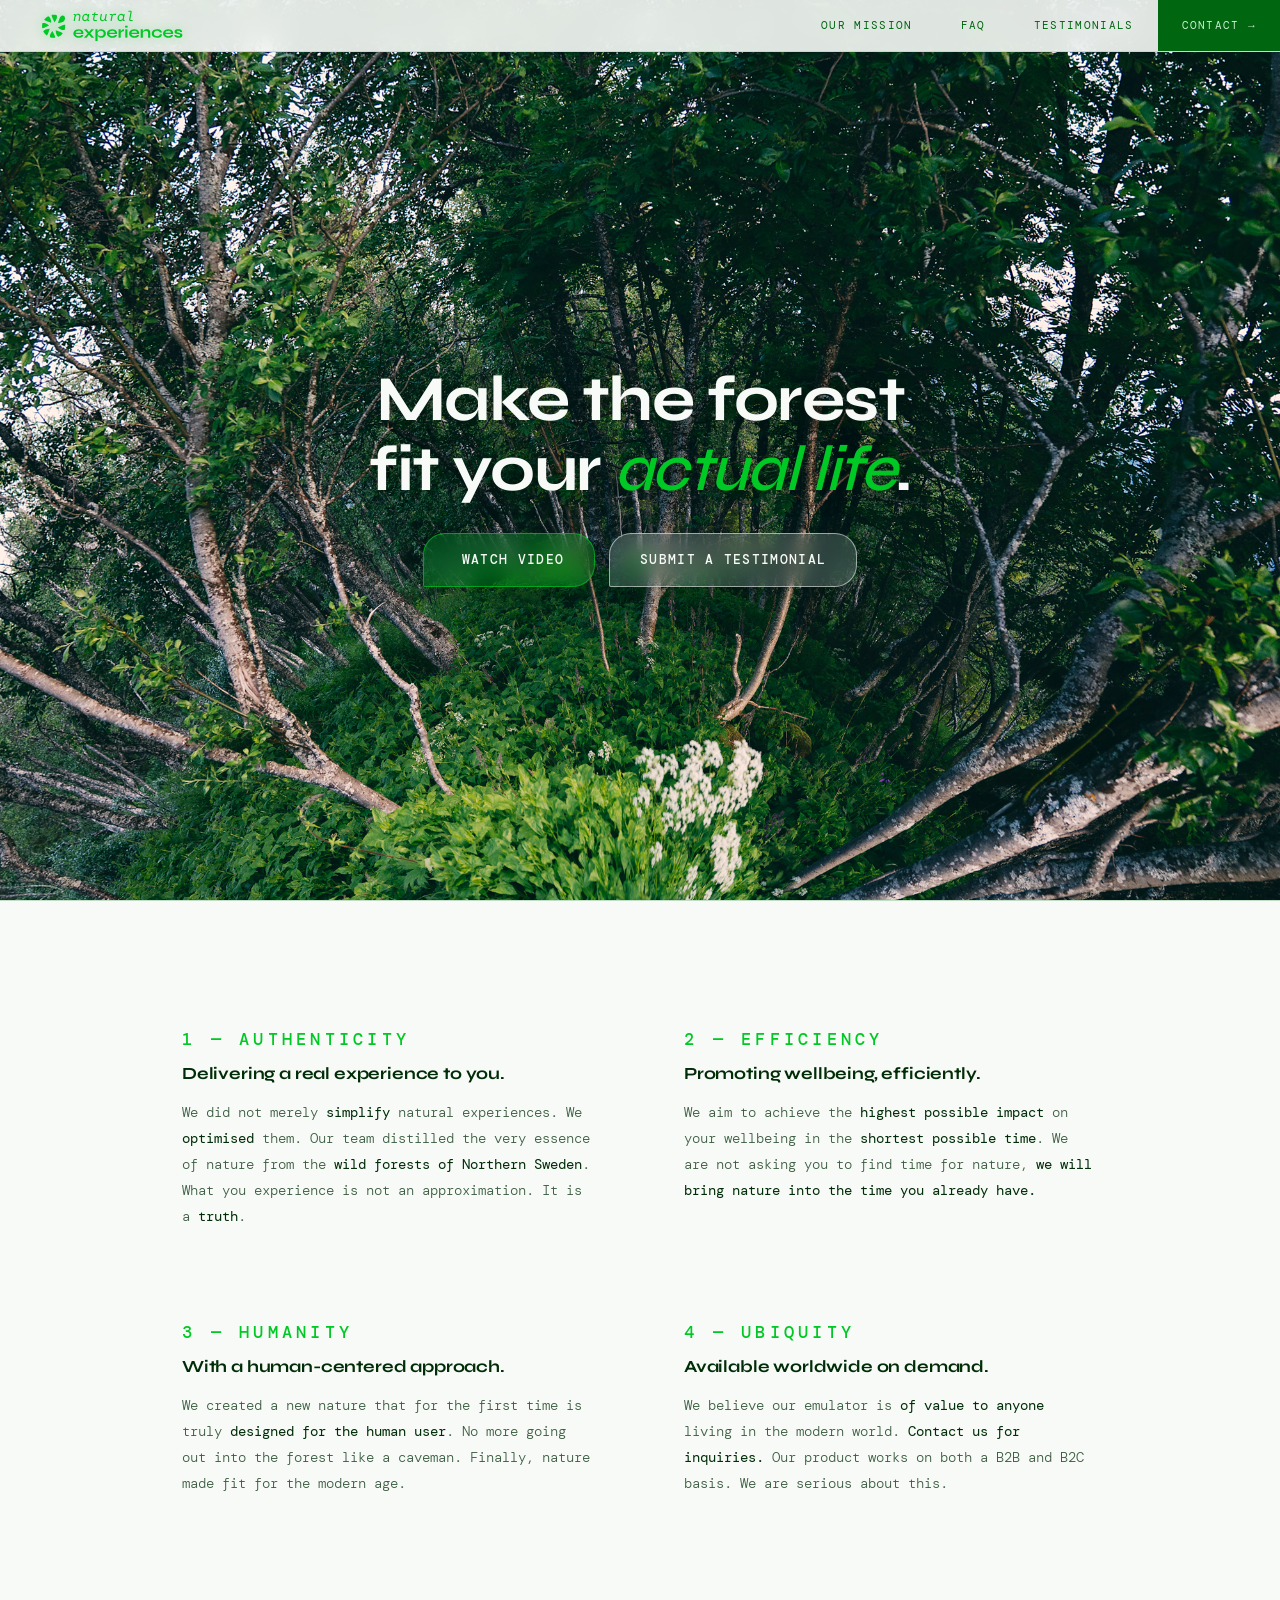
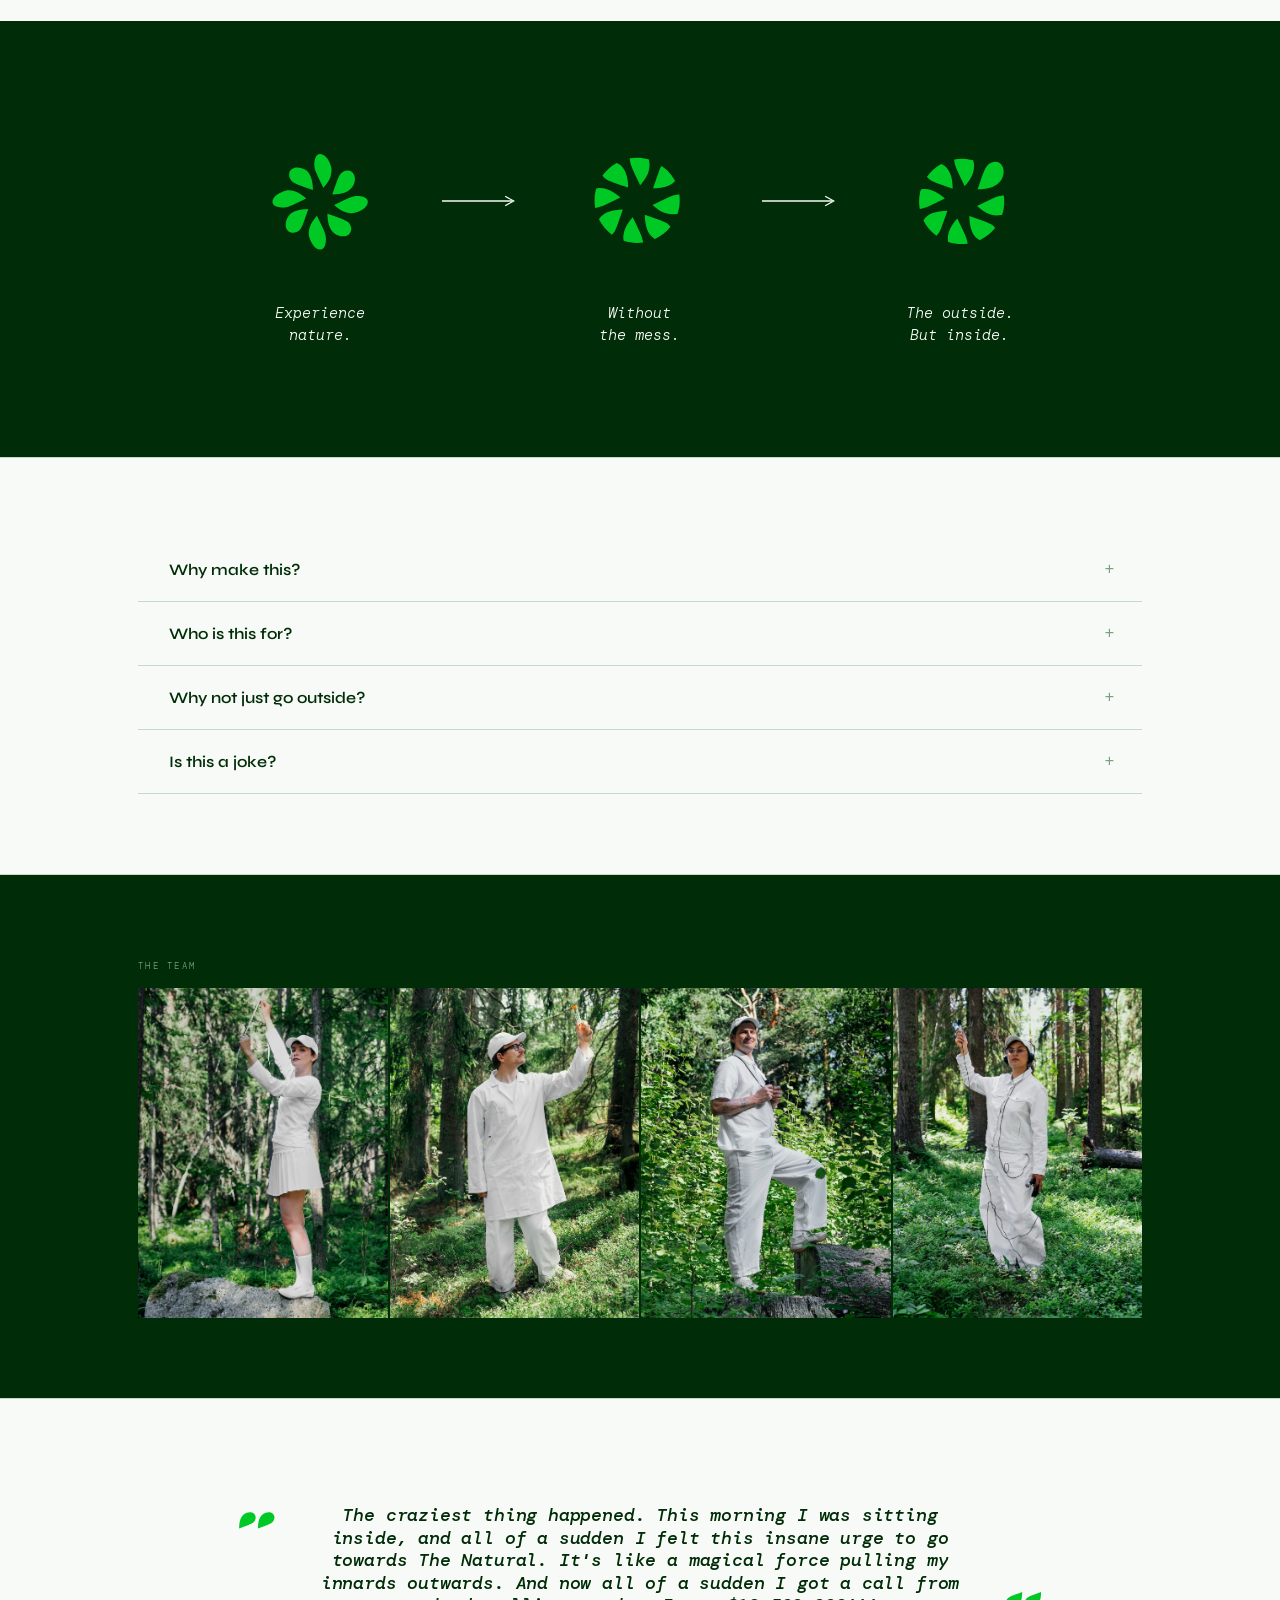
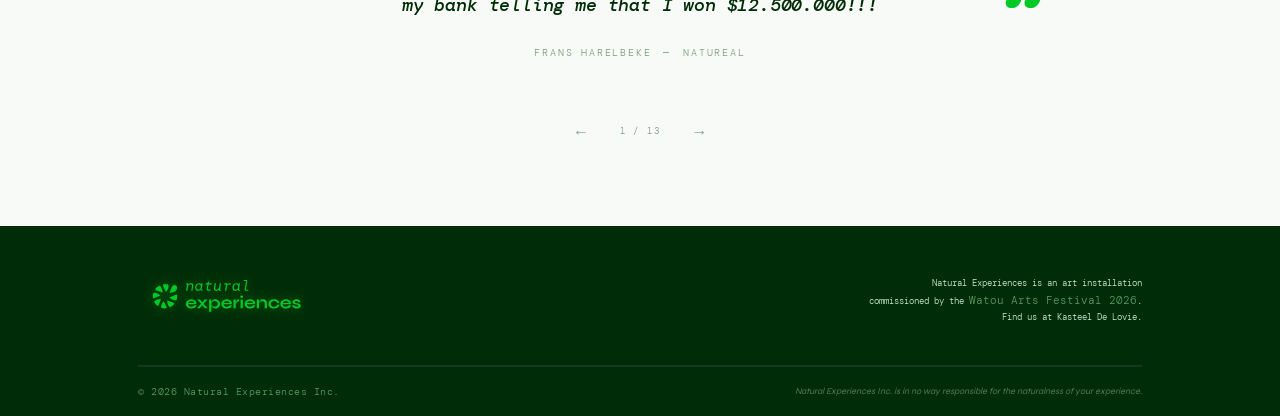
<file: index.html>
<!DOCTYPE html>
<html lang="en">
<head>
  <meta charset="UTF-8">
  <meta name="viewport" content="width=device-width, initial-scale=1.0">
  <title>Natural Experiences</title>
  <link rel="icon" type="image/svg+xml" href="img/brand/favicon.svg">
  <link rel="preconnect" href="https://fonts.googleapis.com">
  <link rel="preconnect" href="https://fonts.gstatic.com" crossorigin>
  <link href="https://fonts.googleapis.com/css2?family=Syne:ital,wght@0,400;0,600;0,700;0,800;1,400;1,600&family=DM+Mono:ital,wght@0,300;0,400;0,500;1,300;1,400&display=swap" rel="stylesheet">
  <link rel="stylesheet" href="styles.css?v=2">
</head>
<body>

<nav aria-label="Main navigation">
  <a class="nav-logo" href="#" aria-label="Natural Experiences — home">
    <img class="logo-full" src="img/brand/logo_full.svg" alt="Natural Experiences">
  </a>
  <ul class="nav-links">
    <li><a href="#protocols">Our Mission</a></li>
    <li><a href="#documentation">FAQ</a></li>
    <li><a href="#feedback">Testimonials</a></li>
    <li><a href="mailto:hello@naturalexperienc.es" class="nav-cta">Contact →</a></li>
  </ul>
</nav>

<!-- HERO -->
<!-- Swap the .hero-media <img> for <video class="hero-media" autoplay muted loop playsinline preload="auto"><source src="img/hero-bg.mp4" type="video/mp4"></video> when the .mp4 is ready -->
<div class="hero">
  <img class="hero-media" src="img/hero-bg.jpg" alt="A natural landscape">
  <div class="hero-center">
    <h1 class="hero-tagline">Make the forest<br class="br-desktop"> fit your <em>actual life</em>.</h1>
    <div class="hero-actions">
      <a class="btn btn-bright" id="open-film-modal" href="https://player.vimeo.com/video/1145625119?h=a353f29f53" target="_blank" rel="noopener noreferrer"><span class="btn-icon" aria-hidden="true"></span>Watch video</a>
      <a class="btn btn-light" id="hero-testimonial-btn" href="#feedback">Submit a testimonial</a>
    </div>
  </div>
</div>

<main>

  <!-- OUR MISSION -->
  <section id="protocols" aria-label="Our Mission">
    <div class="wrap">
      <div class="protocols-grid">
        <div class="protocol reveal">
          <div class="protocol-code"><span>1 — Authenticity</span></div>
          <h3 class="protocol-title">Delivering a real experience to you.</h3>
          <p class="protocol-text">We did not merely <strong>simplify</strong> natural experiences. We <strong>optimised</strong> them. Our team distilled the very essence of nature from the <strong>wild forests of Northern Sweden</strong>. What you experience is not an approximation. It is a <strong>truth</strong>.</p>
        </div>
        <div class="protocol reveal d1">
          <div class="protocol-code"><span>2 — Efficiency</span></div>
          <h3 class="protocol-title">Promoting wellbeing, efficiently.</h3>
          <p class="protocol-text">We aim to achieve the <strong>highest possible impact</strong> on your wellbeing in the <strong>shortest possible time</strong>. We are not asking you to find time for nature, <strong>we will bring nature into the time you already have.</strong></p>
        </div>
        <div class="protocol reveal d2">
          <div class="protocol-code"><span>3 — Humanity</span></div>
          <h3 class="protocol-title">With a human-centered approach.</h3>
          <p class="protocol-text">We created a new nature that for the first time is truly <strong>designed for the human user</strong>. No more going out into the forest like a caveman. Finally, nature made fit for the modern age.</p>
        </div>
        <div class="protocol reveal d1">
          <div class="protocol-code"><span>4 — Ubiquity</span></div>
          <h3 class="protocol-title">Available worldwide on demand.</h3>
          <p class="protocol-text">We believe our emulator is <strong>of value to anyone</strong> living in the modern world. <strong>Contact us for inquiries.</strong> Our product works on both a B2B and B2C basis. We are serious about this.</p>
        </div>
      </div>
    </div>
  </section>


  <!-- VISUAL SECTION — brand transformation -->
  <div class="brand-interstitial" aria-label="Natural Experiences: experience nature, without the mess — the outside, but inside">
    <figure class="transform-step">
      <img class="transform-mark" src="img/brand/logo_transformation_1.svg" alt="">
      <figcaption>Experience<br>nature.</figcaption>
    </figure>
    <svg class="transform-arrow" viewBox="0 0 90 16" fill="none" stroke="currentColor" aria-hidden="true">
      <line x1="0" y1="8" x2="82" y2="8" stroke-width="1.5"/>
      <polyline points="74,2.5 84,8 74,13.5" stroke-width="1.5"/>
    </svg>
    <figure class="transform-step">
      <img class="transform-mark" src="img/brand/logo_transformation_2.svg" alt="">
      <figcaption>Without<br>the mess.</figcaption>
    </figure>
    <svg class="transform-arrow" viewBox="0 0 90 16" fill="none" stroke="currentColor" aria-hidden="true">
      <line x1="0" y1="8" x2="82" y2="8" stroke-width="1.5"/>
      <polyline points="74,2.5 84,8 74,13.5" stroke-width="1.5"/>
    </svg>
    <figure class="transform-step">
      <img class="transform-mark" src="img/brand/symbol.svg" alt="">
      <figcaption>The outside.<br>But inside.</figcaption>
    </figure>
  </div>

  <!-- FAQ -->
  <section id="documentation" aria-label="FAQ">
    <div class="wrap">
      <div class="doc-content"></div>
    </div>
  </section>


  <!-- THE TEAM -->
  <section id="personnel" aria-label="The Team">
    <div class="wrap">
      <span class="section-code">The Team</span>
      <div class="personnel-grid">
        <div class="personnel-card reveal">
          <div class="personnel-badge"></div>
          <div class="personnel-badge-dot"></div>
          <img src="img/alies.jpg" alt="Alies Torfs" loading="lazy">
          <div class="personnel-overlay">
            <div class="personnel-name">Alies Torfs</div>
            <div class="personnel-role">Lead Art Director<br>Principal Textural Engineer<br>Artificial Habitat Manager</div>
          </div>
        </div>
        <div class="personnel-card reveal d1">
          <div class="personnel-badge"></div>
          <div class="personnel-badge-dot"></div>
          <img src="img/bram.jpg" alt="Bram Verbeek" loading="lazy">
          <div class="personnel-overlay">
            <div class="personnel-name">Bram Verbeek</div>
            <div class="personnel-role">Head of Natural Storytelling<br>Executive Technician<br>Administrative Director</div>
          </div>
        </div>
        <div class="personnel-card reveal d3">
          <div class="personnel-badge"></div>
          <div class="personnel-badge-dot"></div>
          <img src="img/kristoffer.jpg" alt="Kristoffer Kronander" loading="lazy">
          <div class="personnel-overlay">
            <div class="personnel-name">Kristoffer Kronander</div>
            <div class="personnel-role">Director of Film<br>Visual Environment Producer<br>Head of Location Scouting</div>
          </div>
        </div>
        <div class="personnel-card reveal d2">
          <div class="personnel-badge"></div>
          <div class="personnel-badge-dot"></div>
          <img src="img/brenda.jpg" alt="Brenda El Rayes" loading="lazy">
          <div class="personnel-overlay">
            <div class="personnel-name">Brenda El Rayes</div>
            <div class="personnel-role">President of Sound<br>Organic Meditation Manager<br>Opportunities Coordinator</div>
          </div>
        </div>
      </div>
    </div>
  </section>

  <!-- TESTIMONIALS -->
  <section id="feedback" aria-label="Testimonials">
    <div class="wrap">
      <div class="feedback-form reveal">
        <div class="testimonial-track-wrapper">
          <!-- Slides injected from testimonials.txt -->
          <div class="testimonial-track"></div>
        </div>
        <div class="testimonial-nav">
          <button class="testimonial-btn" id="testimonial-prev" aria-label="Previous testimonial">←</button>
          <span class="testimonial-counter" id="testimonial-counter">1 / 2</span>
          <button class="testimonial-btn" id="testimonial-next" aria-label="Next testimonial">→</button>
        </div>
      </div>
    </div>
  </section>

</main>

<!-- FILM MODAL -->
<div class="modal" id="film-modal" aria-hidden="true">
  <div class="film-modal-dialog" role="dialog" aria-modal="true" aria-label="Natural Experiences film">
    <button type="button" class="modal-close" id="close-film-modal" aria-label="Close video">Close</button>
    <iframe
      id="film-player"
      title="Natural Experiences film"
      src="about:blank"
      referrerpolicy="strict-origin-when-cross-origin"
      allow="autoplay; fullscreen; picture-in-picture; clipboard-write; encrypted-media; web-share"
      allowfullscreen>
    </iframe>
  </div>
</div>

<!-- TESTIMONIAL MODAL -->
<div class="modal" id="testimonial-modal" aria-hidden="true">
  <div class="form-modal-dialog" role="dialog" aria-modal="true" aria-label="Submit a testimonial">
    <button type="button" class="modal-close" id="close-testimonial-modal" aria-label="Close form">Close</button>
    <h2 class="form-modal-title" id="testimonial-modal-title">Submit a testimonial</h2>
    <form id="testimonial-form" novalidate>
      <!-- Honeypot — hidden from humans, bots fill it in -->
      <input type="checkbox" name="botcheck" class="tf-botcheck" tabindex="-1" autocomplete="off" aria-hidden="true">
      <label class="tf-field">
        <span class="tf-label">Testimonial</span>
        <textarea name="testimonial" rows="4" maxlength="280" required placeholder="How was your experience?"></textarea>
      </label>
      <div class="tf-row">
        <label class="tf-field">
          <span class="tf-label">Name</span>
          <input type="text" name="name" maxlength="80" required>
        </label>
        <label class="tf-field">
          <span class="tf-label">Company / title <em>(optional)</em></span>
          <input type="text" name="company" maxlength="80" autocomplete="organization">
        </label>
      </div>
      <label class="tf-field">
        <span class="tf-label">Email</span>
        <input type="email" name="email" maxlength="120" required autocomplete="email">
      </label>
      <label class="tf-consent">
        <input type="checkbox" name="newsletter" value="yes" checked>
        <span>Keep me updated on Natural Experiences and its sister companies</span>
      </label>
      <div class="tf-actions">
        <button class="btn" type="submit" id="testimonial-submit-btn">Submit</button>
        <p class="tf-status" id="testimonial-form-status" role="status" aria-live="polite"></p>
      </div>
    </form>
    <p class="tf-success" id="testimonial-form-success" hidden>Thank you. Your testimonial has been received.</p>
  </div>
</div>

<!-- FOOTER -->
<footer>
  <div class="wrap">
    <div class="footer-top">
      <div class="footer-logo">
        <img class="logo-full footer-logo-img" src="img/brand/logo_full.svg" alt="Natural Experiences">
      </div>
      <div class="footer-links">
        <div class="footer-col">
          <ul>
            <li>Natural Experiences is an art installation <br class="br-desktop"> commissioned by the <a href="https://www.kunstenfestivalwatou.be/en/" target="_blank" rel="noopener noreferrer">Watou Arts Festival 2026</a>.<br class="br-desktop"> Find us at Kasteel De Lovie.</li>
          </ul>
        </div>
      </div>
    </div>
    <div class="footer-bottom">
      <span class="footer-copy">© 2026 Natural Experiences Inc.</span>
      <span class="footer-disc">Natural Experiences Inc. is in no way responsible for the naturalness of your experience.</span>
    </div>
  </div>
</footer>

<script>
  // Reveal on scroll
  const io = new IntersectionObserver(entries => {
    entries.forEach(e => {
      if (e.isIntersecting) {
        e.target.classList.add('visible');
        io.unobserve(e.target);
      }
    });
  }, { threshold: 0.07 });
  document.querySelectorAll('.reveal').forEach(el => io.observe(el));

  // FAQ — loaded from faq.txt
  // Format: questions separated by lines containing only "---"
  // First line of each block = question, remaining paragraphs = answer
  fetch('faq.txt')
    .then(r => {
      if (!r.ok) throw new Error(`${r.status} ${r.statusText}`);
      return r.text();
    })
    .then(text => {
      const container = document.querySelector('.doc-content');
      const items = text.split(/\n---\n/).map(s => s.trim()).filter(Boolean);
      items.forEach((block, i) => {
        const parts = block.split(/\n\n+/).map(s => s.trim()).filter(Boolean);
        const question = parts[0];
        const paragraphs = parts.slice(1);
        const el = document.createElement('div');
        el.className = 'faq-item';
        el.innerHTML = `
          <button class="faq-q" type="button">
            <span class="faq-num">6.${i + 1}</span>
            <span class="faq-q-text">${question}</span>
            <span class="faq-icon">+</span>
          </button>
          <div class="faq-body">
            <div class="faq-body-clip">
              <div class="faq-body-inner">
                ${paragraphs.map(p => `<p>${p}</p>`).join('')}
              </div>
            </div>
          </div>`;
        container.appendChild(el);
        el.querySelector('.faq-q').addEventListener('click', () => toggle(el.querySelector('.faq-q')));
      });
    })
    .catch(err => console.error('FAQ failed to load — if viewing locally, run: python3 -m http.server 8080\n', err));

  // FAQ accordion
  function toggle(btn) {
    btn.closest('.faq-item').classList.toggle('open');
  }
  document.querySelectorAll('.faq-q').forEach(btn => {
    btn.addEventListener('click', () => toggle(btn));
  });

  // Testimonial slider
  // Slides are loaded from testimonials.txt — blocks separated by a line of "---",
  // quote first, then a final "Name | Company" attribution line.
  const testimonialTrack = document.querySelector('.testimonial-track');
  const testimonialCounter = document.getElementById('testimonial-counter');
  let testimonialSlides = [];
  let currentSlide = 0;
  let autoSlideTimer;

  function goToSlide(n) {
    if (!testimonialSlides.length) return;
    currentSlide = ((n % testimonialSlides.length) + testimonialSlides.length) % testimonialSlides.length;
    testimonialTrack.style.transform = `translateX(-${currentSlide * 100}%)`;
    testimonialCounter.textContent = `${currentSlide + 1} / ${testimonialSlides.length}`;
  }

  function startAutoSlide() {
    clearInterval(autoSlideTimer);
    if (testimonialSlides.length > 1) {
      autoSlideTimer = setInterval(() => goToSlide(currentSlide + 1), 15000);
    }
  }

  const esc = (s) => s.replace(/[&<>"]/g, (c) => ({ '&': '&amp;', '<': '&lt;', '>': '&gt;', '"': '&quot;' }[c]));

  function buildTestimonials(text) {
    const blocks = text
      .split(/\n---\n/)
      .map(b => b.split('\n').filter(l => !l.trim().startsWith('#')).join('\n').trim())
      .filter(Boolean);
    testimonialTrack.innerHTML = blocks.map((block) => {
      const lines = block.split('\n').map(l => l.trim()).filter(Boolean);
      const attribution = lines.pop() || '';
      const quote = lines.join(' ');
      const [name = '', company = ''] = attribution.split('|').map(s => s.trim());
      return `
        <div class="testimonial-slide">
          <p class="feedback-quote"><span class="feedback-quote-text">${esc(quote)}</span></p>
          <div class="feedback-entry-header">
            <span>${esc(name)}</span>${company ? `<span>${esc(company)}</span>` : ''}
          </div>
        </div>`;
    }).join('');
    testimonialSlides = testimonialTrack.querySelectorAll('.testimonial-slide');
    goToSlide(0);
    fitQuotes();
    startAutoSlide();
  }

  fetch('testimonials.txt')
    .then(r => { if (!r.ok) throw new Error(`${r.status} ${r.statusText}`); return r.text(); })
    .then(buildTestimonials)
    .catch(err => console.error('Testimonials failed to load — if viewing locally, run: python3 -m http.server 8080\n', err));

  document.getElementById('testimonial-prev').addEventListener('click', () => { goToSlide(currentSlide - 1); startAutoSlide(); });
  document.getElementById('testimonial-next').addEventListener('click', () => { goToSlide(currentSlide + 1); startAutoSlide(); });

  // Shared modal behaviour — backdrop click and Escape close any open modal
  function openModal(modal) {
    modal.classList.add('open');
    modal.setAttribute('aria-hidden', 'false');
    document.body.classList.add('no-scroll');
  }
  function closeModal(modal) {
    modal.classList.remove('open');
    modal.setAttribute('aria-hidden', 'true');
    document.body.classList.remove('no-scroll');
    const iframe = modal.querySelector('iframe');
    if (iframe) iframe.src = 'about:blank'; // stop video playback
  }
  document.querySelectorAll('.modal').forEach(modal => {
    modal.addEventListener('click', e => { if (e.target === modal) closeModal(modal); });
  });
  document.addEventListener('keydown', e => {
    if (e.key === 'Escape') document.querySelectorAll('.modal.open').forEach(m => closeModal(m));
  });

  // Testimonial submission — Web3Forms (https://web3forms.com)
  // Replace with your own access key (public-safe; it only identifies the inbox).
  const WEB3FORMS_ACCESS_KEY = 'e88e3a95-0a4c-4a58-b0ec-c7e0eefb56c1';

  const tfModal = document.getElementById('testimonial-modal');
  const tfForm = document.getElementById('testimonial-form');
  const tfStatus = document.getElementById('testimonial-form-status');
  const tfSuccess = document.getElementById('testimonial-form-success');
  const tfSubmitBtn = document.getElementById('testimonial-submit-btn');

  function openTestimonialModal(e) {
    if (e) e.preventDefault();
    openModal(tfModal);
    if (!tfForm.hidden) tfForm.querySelector('textarea').focus({ preventScroll: true });
  }
  document.getElementById('hero-testimonial-btn').addEventListener('click', openTestimonialModal);
  document.getElementById('close-testimonial-modal').addEventListener('click', () => closeModal(tfModal));

  // Deep link: /#review opens the testimonial form (used by the QR poster)
  if (location.hash === '#review') openTestimonialModal();

  tfForm.addEventListener('submit', async (e) => {
    e.preventDefault();
    if (!tfForm.reportValidity()) return;
    tfStatus.textContent = 'Sending…';
    tfStatus.classList.remove('error');
    tfSubmitBtn.disabled = true;
    const data = new FormData(tfForm);
    data.append('access_key', WEB3FORMS_ACCESS_KEY);
    data.append('subject', 'New testimonial — naturalexperienc.es');
    data.append('from_name', 'Natural Experiences website');
    try {
      const res = await fetch('https://api.web3forms.com/submit', { method: 'POST', body: data });
      const json = await res.json();
      if (!res.ok || !json.success) throw new Error(json.message || res.statusText);
      tfStatus.textContent = '';
      tfForm.hidden = true;                      // swap everything for the thank-you note
      document.getElementById('testimonial-modal-title').hidden = true;
      tfSuccess.hidden = false;
    } catch (err) {
      console.error('Testimonial submission failed:', err);
      tfStatus.innerHTML = 'Something went wrong — please email us at <a href="mailto:hello@naturalexperienc.es?subject=My%20testimonial">hello@naturalexperienc.es</a> instead.';
      tfStatus.classList.add('error');
    } finally {
      tfSubmitBtn.disabled = false;
    }
  });

  // Auto-fit testimonial text: shrink font until it fits the fixed box (capped at CSS max).
  const MIN_QUOTE_FONT = 12;
  function fitQuotes() {
    document.querySelectorAll('.feedback-quote').forEach((quote) => {
      const text = quote.querySelector('.feedback-quote-text');
      if (!text) return;
      quote.style.fontSize = '';                              // revert to CSS max
      let size = parseFloat(getComputedStyle(quote).fontSize);
      while (size > MIN_QUOTE_FONT && text.scrollHeight > text.clientHeight) {
        size -= 1;
        quote.style.fontSize = size + 'px';
      }
    });
  }
  let fitRaf;
  window.addEventListener('resize', () => {
    cancelAnimationFrame(fitRaf);
    fitRaf = requestAnimationFrame(fitQuotes);
  });
  if (document.fonts && document.fonts.ready) document.fonts.ready.then(fitQuotes);

  // Film modal
  const filmModal = document.getElementById('film-modal');
  const filmPlayer = document.getElementById('film-player');
  const filmSrc = 'https://player.vimeo.com/video/1145625119?h=a353f29f53';

  document.getElementById('open-film-modal').addEventListener('click', (e) => {
    e.preventDefault();
    filmPlayer.src = filmSrc;
    openModal(filmModal);
  });
  document.getElementById('close-film-modal').addEventListener('click', () => closeModal(filmModal));
</script>

<script data-goatcounter="https://naturalexperiences.goatcounter.com/count"
        async src="//gc.zgo.at/count.js"></script>
</body>
</html>
</file>
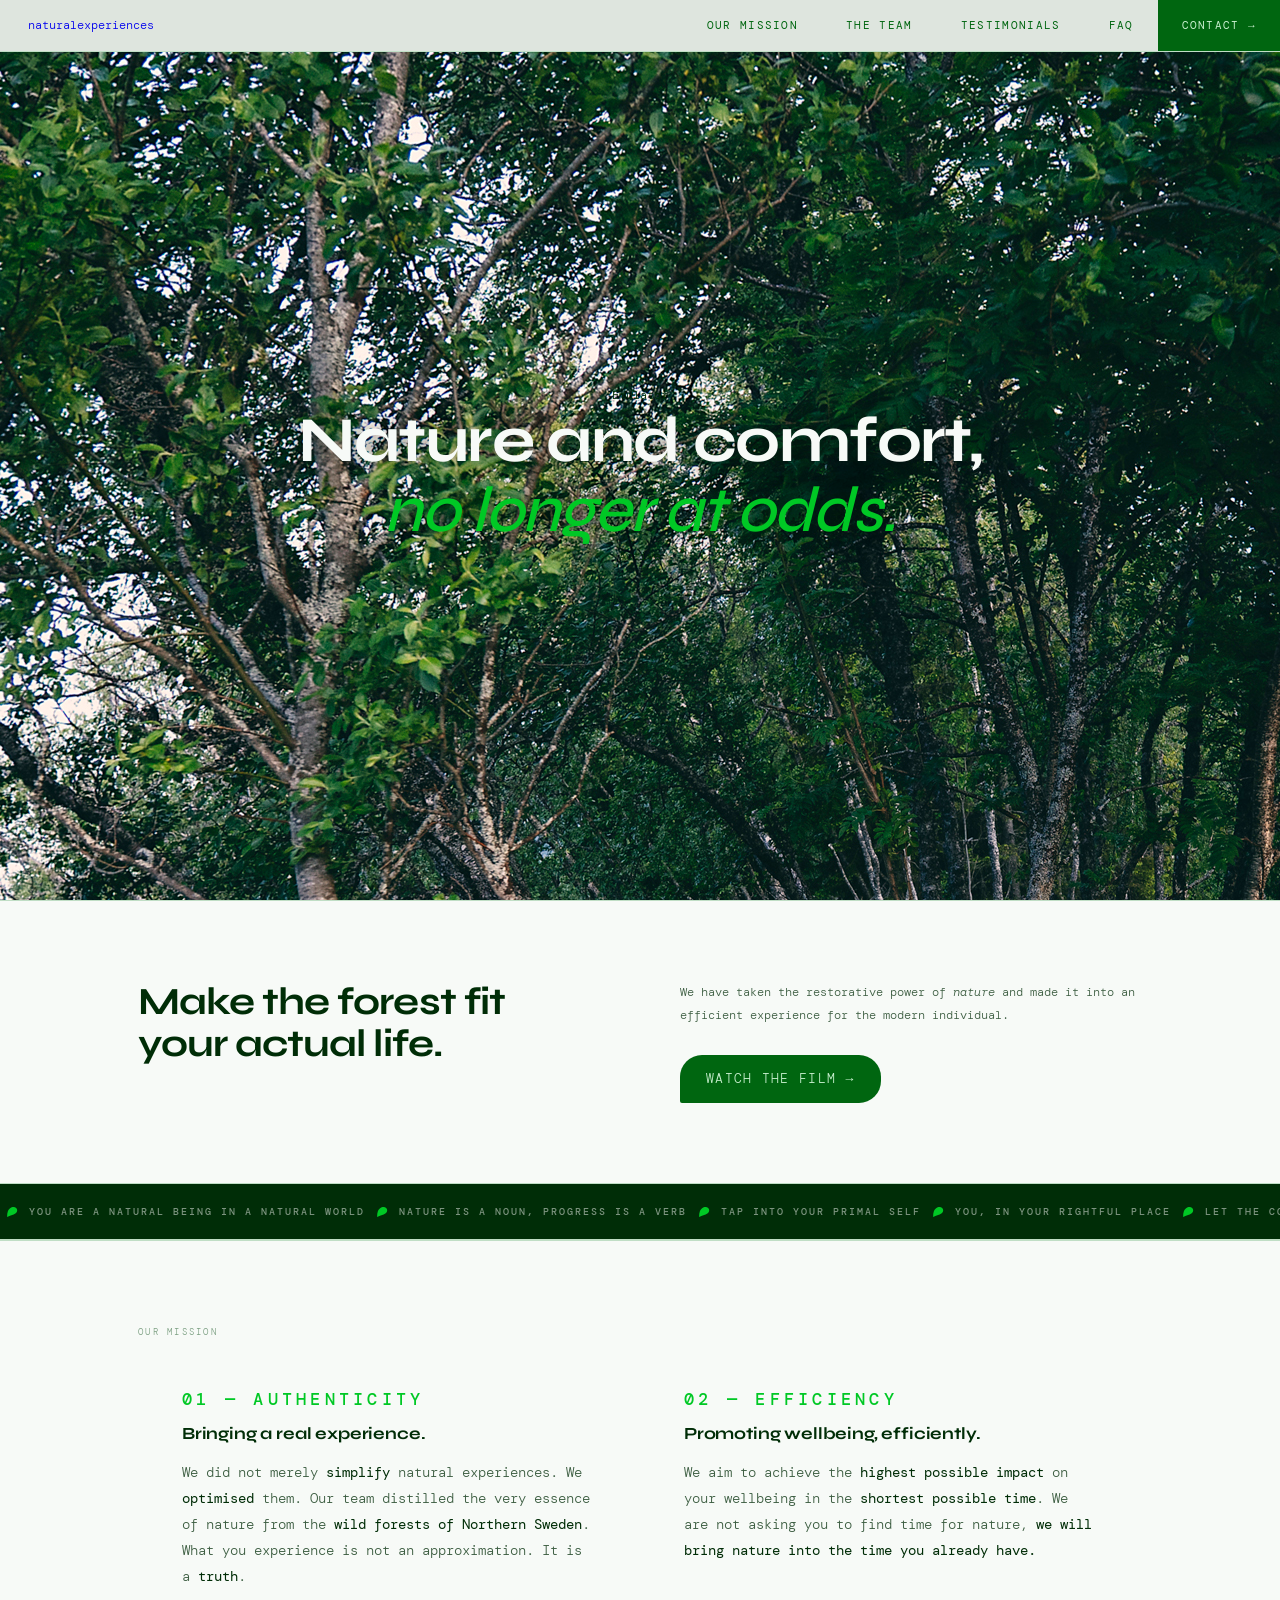
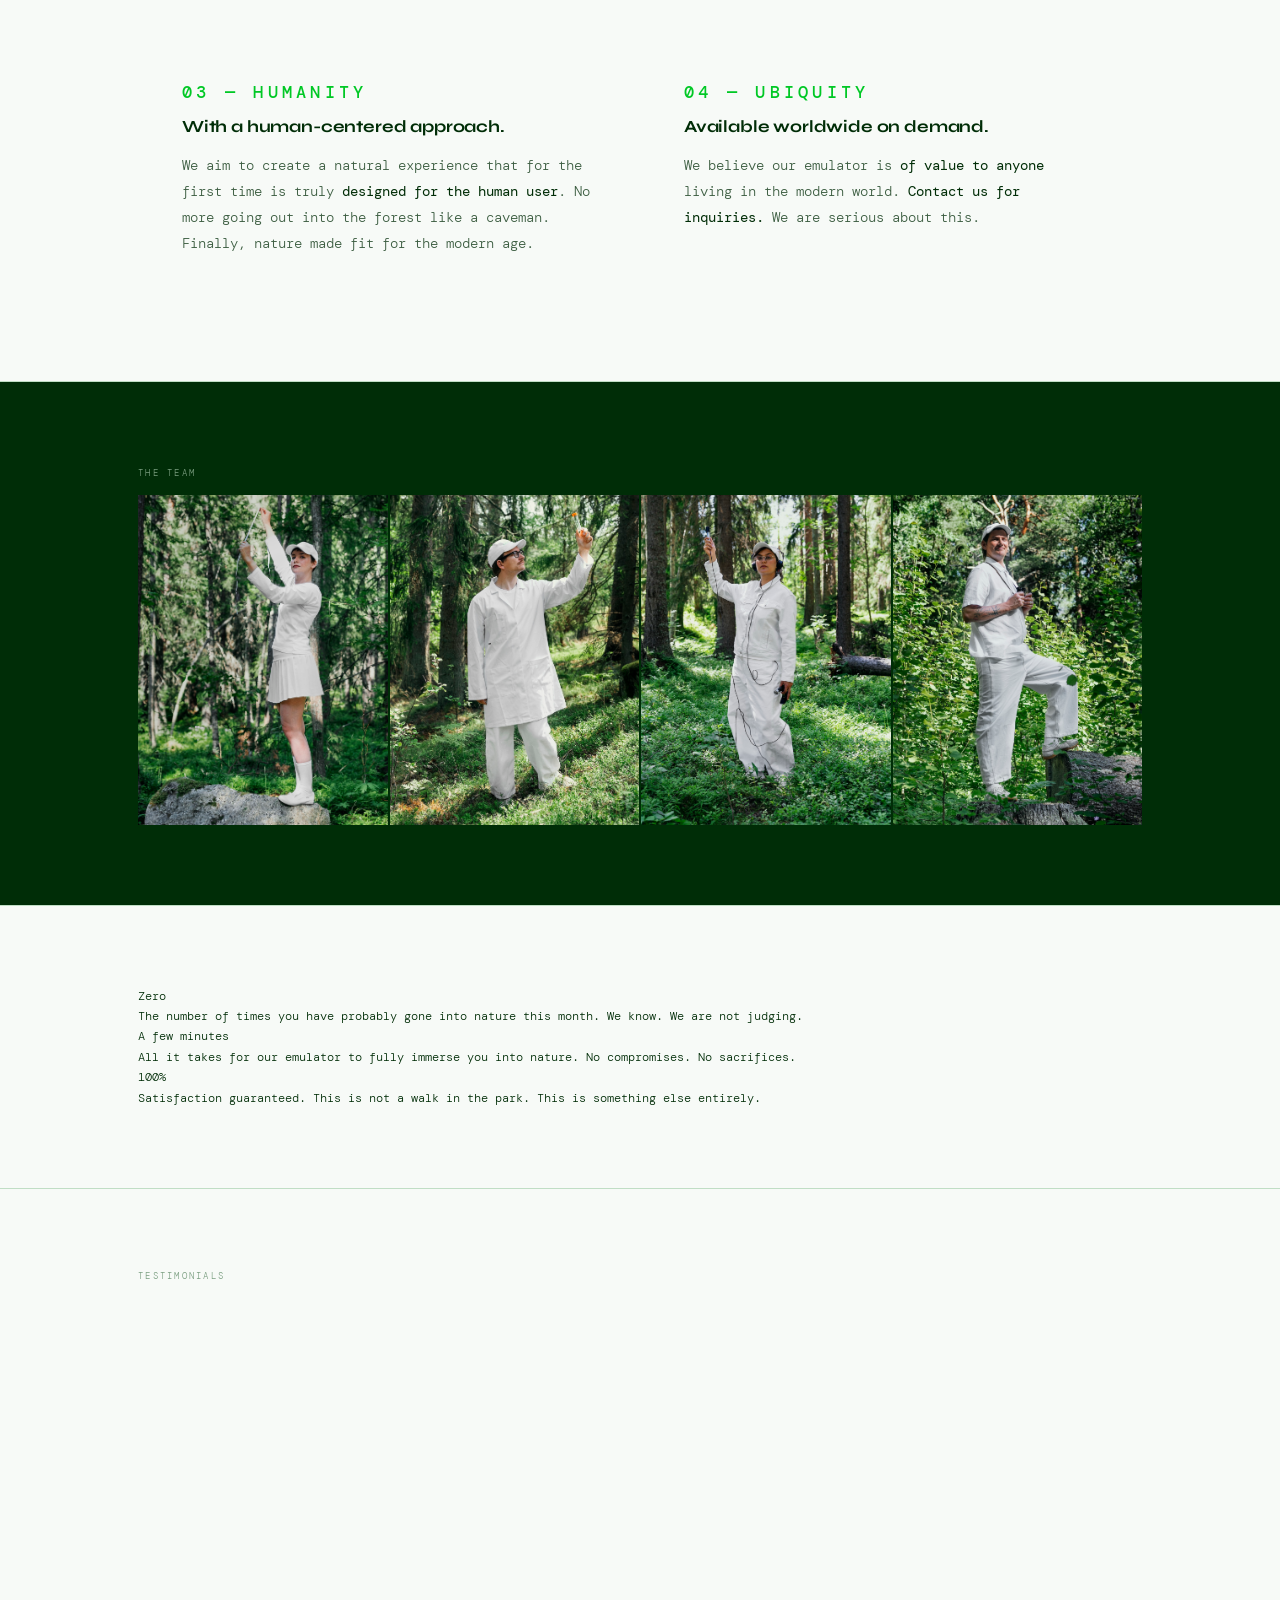
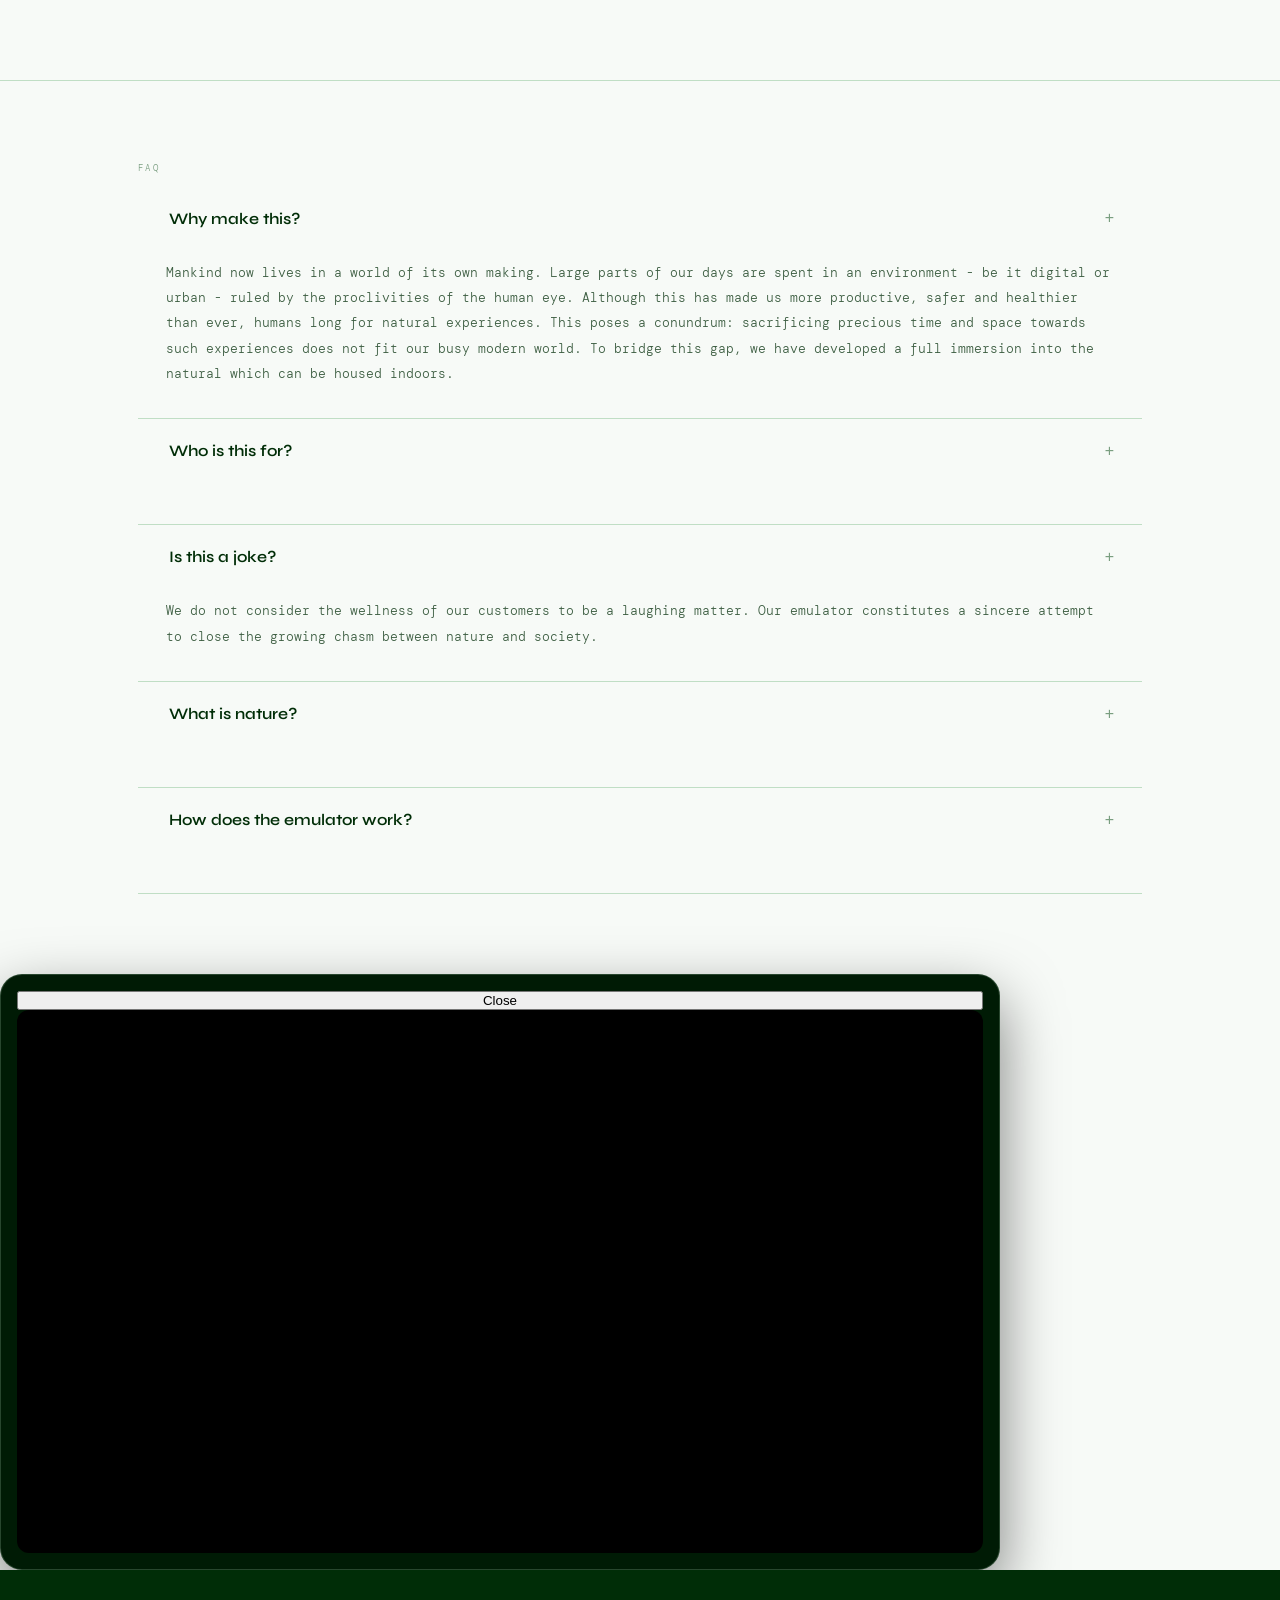
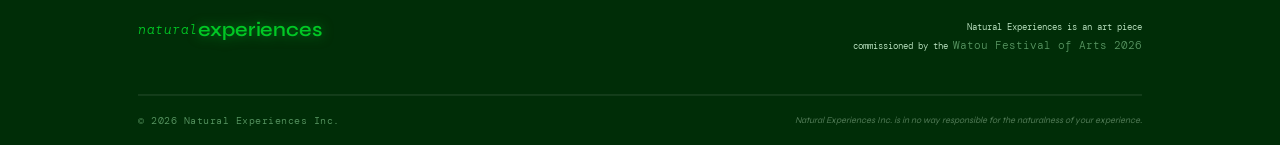
<file: naturalexperiences.html>
<!DOCTYPE html>
<html lang="en">
<head>
<meta charset="UTF-8">
<meta name="viewport" content="width=device-width, initial-scale=1.0">
<title>Natural Experiences</title>
<link rel="preconnect" href="https://fonts.googleapis.com">
<link rel="preconnect" href="https://fonts.gstatic.com" crossorigin>
<link href="https://fonts.googleapis.com/css2?family=Syne:ital,wght@0,400;0,600;0,700;0,800;1,400;1,600&family=DM+Mono:ital,wght@0,300;0,400;0,500;1,300;1,400&display=swap" rel="stylesheet">

<link rel="stylesheet" href="styles.css">
</head>
<body>

<!-- NAV -->
<nav>
  <a class="nav-logo" href="#">
    <span class="logo-natural">natural</span>
    <span class="logo-experiences">experiences</span>
  </a>
  <ul class="nav-links">
    <li><a href="#protocols">Our Mission</a></li>
    <li><a href="#personnel">The Team</a></li>
    <li><a href="#feedback">Testimonials</a></li>
    <li><a href="#documentation">FAQ</a></li>
    <li><a href="mailto:hello@naturalexperienc.es" class="nav-cta">Contact →</a></li>
  </ul>
</nav>

<!-- HERO -->
<div class="hero">
  <!-- Swap this <img> for a <video autoplay muted loop playsinline preload="auto"><source src="hero-bg.mp4" type="video/mp4"></video> when the .mp4 is ready -->
  <img class="hero-video" src="img/hero-bg.jpg" alt="">
  <div class="hero-overlay"></div>
  <div class="hero-gradient"></div>
  <div class="hero-vlines"></div>
  <div class="hero-corner tl"></div>
  <div class="hero-corner tr"></div>
  <div class="hero-corner bl"></div>
  <div class="hero-corner br"></div>
  <div class="hero-center">
    <div class="hero-frame">
      <div class="hero-frame-br"></div>
      <div class="hero-frame-label">Emulator</div>
      <h1 class="hero-tagline">Nature and comfort,<br><em>no longer at odds.</em></h1>
      <div class="hero-frame-status"><span class="hero-frame-dot"></span> Active</div>
    </div>
  </div>
  <div class="hero-cue"></div>
</div>

<!-- INTRO -->
<section>
  <div class="wrap">
    <div class="intro-grid">
      <div>
        <h2 class="intro-headline reveal">Make the forest fit your actual life.</h2>
      </div>
      <div class="reveal d1">
        <p class="intro-body">We have taken the restorative power of <em>nature</em> and made it into an efficient experience for the modern individual.</p>
        <a
          class="btn"
          id="open-film-modal"
          href="https://player.vimeo.com/video/1145625119?h=a353f29f53"
          target="_blank"
          rel="noopener noreferrer">Watch the film →</a>
      </div>
    </div>
  </div>
</section>


<!-- MARQUEE STRIP -->
<div class="marquee-strip">
  <div class="marquee-inner">
    <div class="marquee-item"><span>·</span> You are a natural being in a natural world </div>
    <div class="marquee-item"><span>·</span> Nature is a noun, progress is a verb </div>
    <div class="marquee-item"><span>·</span> Tap into your primal self </div>
    <div class="marquee-item"><span>·</span> You, in your rightful place </div>
    <div class="marquee-item"><span>·</span> Let the comforting blanket of nature tuck you in. </div>
    <div class="marquee-item"><span>·</span> Explore your insides by letting in the outside </div>
    <div class="marquee-item"><span>·</span> Are you ready to get natured? </div>
    <div class="marquee-item"><span>·</span> You are a natural being in a natural world </div>
    <div class="marquee-item"><span>·</span> Nature is a noun, progress is a verb </div>
    <div class="marquee-item"><span>·</span> Tap into your primal self </div>
    <div class="marquee-item"><span>·</span> You, in your rightful place </div>
    <div class="marquee-item"><span>·</span> Let the comforting blanket of nature tuck you in. </div>
    <div class="marquee-item"><span>·</span> Explore your insides by letting in the outside </div>
    <div class="marquee-item"><span>·</span> Are you ready to get natured? </div>
  </div>
</div>

<!-- PROTOCOLS -->
<section id="protocols">
  <div class="wrap">
          <span class="section-code">Our Mission</span>
    <div class="protocols-grid">
      <div class="protocol reveal">
        <div class="protocol-code">
          <span>01 — Authenticity</span>
        </div>
        <h3 class="protocol-title">Bringing a real experience.</h3>
        <p class="protocol-text">We did not merely <strong>simplify</strong> natural experiences. We <strong>optimised</strong> them. Our team distilled the very essence of nature from the <strong>wild forests of Northern Sweden</strong>. What you experience is not an approximation. It is a <strong>truth</strong>.</p>
      </div>
      <div class="protocol reveal d1">
        <div class="protocol-code">
          <span>02 — Efficiency</span>
        </div>
        <h3 class="protocol-title">Promoting wellbeing, efficiently.</h3>
        <p class="protocol-text">We aim to achieve the <strong>highest possible impact</strong> on your wellbeing in the <strong>shortest possible time</strong>. We are not asking you to find time for nature, <strong>we will bring nature into the time you already have.</strong></p>
      </div>
      <div class="protocol reveal d2">
        <div class="protocol-code">
          <span>03 — Humanity</span>
        </div>
        <h3 class="protocol-title">With a human-centered approach.</h3>
        <p class="protocol-text">We aim to create a natural experience that for the first time is truly <strong>designed for the human user</strong>. No more going out into the forest like a caveman. Finally, nature made fit for the modern age.</p>
      </div>
      <div class="protocol reveal d1">
        <div class="protocol-code">
          <span>04 — Ubiquity</span>
        </div>
        <h3 class="protocol-title">Available worldwide on demand.</h3>
        <p class="protocol-text">We believe our emulator is <strong>of value to anyone</strong> living in the modern world. <strong>Contact us for inquiries.</strong> We are serious about this.</p>
      </div>
    </div>
  </div>
</section>

<!-- PERSONNEL -->
<section id="personnel">
  <div class="wrap">
    <span class="section-code">The Team</span>
    <div class="personnel-grid">
      <div class="personnel-card reveal">
        <div class="personnel-badge"></div>
        <div class="personnel-badge-dot"></div>
        <img src="img/alies.jpg" alt="Alies Torfs" loading="lazy">
        <div class="personnel-overlay">
          <div class="personnel-name">Alies Torfs</div>
        </div>
      </div>
      <div class="personnel-card reveal d1">
        <div class="personnel-badge"></div>
        <div class="personnel-badge-dot"></div>
        <img src="img/bram.jpg" alt="Bram Verbeek" loading="lazy">
        <div class="personnel-overlay">
          <div class="personnel-name">Bram Verbeek</div>
        </div>
      </div>
      <div class="personnel-card reveal d2">
        <div class="personnel-badge"></div>
        <div class="personnel-badge-dot"></div>
        <img src="img/brenda.jpg" alt="Brenda El Rayes" loading="lazy">
        <div class="personnel-overlay">
          <div class="personnel-name">Brenda El Rayes</div>
        </div>
      </div>
      <div class="personnel-card reveal d3">
        <div class="personnel-badge"></div>
        <div class="personnel-badge-dot"></div>
        <img src="img/kristoffer.jpg" alt="Kristoffer Kronander" loading="lazy">
        <div class="personnel-overlay">
          <div class="personnel-name">Kristoffer Kronander</div>
        </div>
      </div>
    </div>
  </div>
</section>

<!-- WELLNESS AUDIT -->
<section>
  <div class="wrap">
    <div class="audit-grid">
      <div class="audit-cell reveal">
        <div class="audit-num">Zero</div>
        <p class="audit-desc">The number of times you have probably gone into nature this month. We know. We are not judging.</p>
        <div class="audit-bar" style="width: 0%"></div>
      </div>
      <div class="audit-cell reveal d1">
        <div class="audit-num">A few minutes</div>
        <p class="audit-desc">All it takes for our emulator to fully immerse you into nature. No compromises. No sacrifices.</p>
        <div class="audit-bar" style="width: 0%"></div>
      </div>
      <div class="audit-cell reveal d2">
        <div class="audit-num">100%</div>
        <p class="audit-desc">Satisfaction guaranteed. This is not a walk in the park. This is something else entirely.</p>
        <div class="audit-bar" style="width: 0%"></div>
      </div>
    </div>
  </div>
</section>

<!-- PARTICIPANT FEEDBACK -->
<section class="feedback-section" id="feedback">
  <div class="wrap">
    <div class="section-header">
      <span class="section-code">Testimonials</span>
    </div>
    <div class="feedback-form reveal">
      <div class="feedback-entries">
        <div class="feedback-entry">
          <div class="feedback-entry-header">
            <span>Frans Harelbeke</span>
            <span>NatuReal</span>
          </div>
          <p class="feedback-quote">…</p>
          <div class="feedback-line"></div>
        </div>
        <div class="feedback-entry">
          <div class="feedback-entry-header">
            <span>Michalis Bogeas</span>
            <span>Telenor</span>
          </div>
          <p class="feedback-quote">What?</p>
          <div class="feedback-line"></div>
        </div>
      </div>
    </div>
  </div>
</section>

<!-- DOCUMENTATION / FAQ -->
<section id="documentation">
  <div class="wrap">
    <div class="section-header">
      <span class="section-code">FAQ</span>
    </div>
      <div class="doc-content">

        <div class="faq-item">
          <button class="faq-q" onclick="toggle(this)">
            <span class="faq-num">6.1</span>
            <span class="faq-q-text">Why make this?</span>
            <span class="faq-icon">+</span>
          </button>
          <div class="faq-body">
            <div class="faq-body-inner">
              <p>Mankind now lives in a world of its own making. Large parts of our days are spent in an environment - be it digital or urban - ruled by the proclivities of the human eye. Although this has made us more productive, safer and healthier than ever, humans long for natural experiences. This poses a conundrum: sacrificing precious time and space towards such experiences does not fit our busy modern world. To bridge this gap, we have developed a full immersion into the natural which can be housed indoors. </p>
            </div>
          </div>
        </div>

        <div class="faq-item">
          <button class="faq-q" onclick="toggle(this)">
            <span class="faq-num">6.2</span>
            <span class="faq-q-text">Who is this for?</span>
            <span class="faq-icon">+</span>
          </button>
          <div class="faq-body">
            <div class="faq-body-inner">
           </div>
          </div>
        </div>

        <div class="faq-item">
          <button class="faq-q" onclick="toggle(this)">
            <span class="faq-num">6.3</span>
            <span class="faq-q-text">Is this a joke?</span>
            <span class="faq-icon">+</span>
          </button>
          <div class="faq-body">
            <div class="faq-body-inner">
              <p>We do not consider the wellness of our customers to be a laughing matter. Our emulator constitutes a sincere attempt to close the growing chasm between nature and society. </p>
            </div>
          </div>
        </div>

        <div class="faq-item">
          <button class="faq-q" onclick="toggle(this)">
            <span class="faq-num">6.4</span>
            <span class="faq-q-text">What is nature?</span>
            <span class="faq-icon">+</span>
          </button>
          <div class="faq-body">
            <div class="faq-body-inner">
            </div>
          </div>
        </div>

        <div class="faq-item">
          <button class="faq-q" onclick="toggle(this)">
            <span class="faq-num">6.5</span>
            <span class="faq-q-text">How does the emulator work?</span>
            <span class="faq-icon">+</span>
          </button>
          <div class="faq-body">
            <div class="faq-body-inner">
            </div>
          </div>
        </div>

    </div>
  </div>
</section>

<!-- FILM MODAL -->
<div class="film-modal" id="film-modal" aria-hidden="true">
  <div class="film-modal-dialog" role="dialog" aria-modal="true" aria-label="Natural Experiences film">
    <button type="button" class="film-modal-close" id="close-film-modal" aria-label="Close video">Close</button>
    <iframe
      id="film-player"
      title="vimeo-player"
      src="about:blank"
      width="640"
      height="360"
      frameborder="0"
      referrerpolicy="strict-origin-when-cross-origin"
      allow="autoplay; fullscreen; picture-in-picture; clipboard-write; encrypted-media; web-share"
      allowfullscreen>
    </iframe>
  </div>
</div>

<!-- FOOTER -->
<footer>
  <div class="wrap">
    <div class="footer-top">
      <div>
        <div class="footer-logo">
          <div style="font-family:var(--font-mono);font-style:italic;font-weight:300;font-size:13px;color:var(--green-accent);line-height:1.1;letter-spacing:0.04em">natural</div>
          <div style="font-family:var(--font-display);font-weight:600;font-size:20px;color:var(--green-accent);letter-spacing:-0.01em;line-height:1;filter:drop-shadow(0 0 6px rgba(0,200,37,0.5))">experiences</div>
        </div>
      </div>
      <div class="footer-links">
        <div class="footer-col">
          <ul>
            <li> Natural Experiences is an art piece <br> commissioned by the <a href="https://www.kunstenfestivalwatou.be/en/" target="_blank">Watou Festival of Arts 2026</a></li>
          </ul>
        </div>
      </div>
    </div>
    <div class="footer-bottom">
      <span class="footer-copy">© 2026 Natural Experiences Inc.</span>
      <span class="footer-disc">Natural Experiences Inc. is in no way responsible for the naturalness of your experience.</span>
    </div>
  </div>
</footer>

<script>
  window.addEventListener('scroll', () => {
    document.querySelector('nav').style.borderBottomColor = scrollY > 20 ? 'var(--line)' : 'var(--line)';
  });

  const io = new IntersectionObserver(entries => {
    entries.forEach(e => { if (e.isIntersecting) { e.target.classList.add('visible'); io.unobserve(e.target); } });
  }, { threshold: 0.07 });
  document.querySelectorAll('.reveal').forEach(el => io.observe(el));

  function toggle(btn) {
    const item = btn.closest('.faq-item');
    const open = item.classList.contains('open');
    document.querySelectorAll('.faq-item.open').forEach(i => i.classList.remove('open'));
    if (!open) item.classList.add('open');
  }

  const openFilmModalBtn = document.getElementById('open-film-modal');
  const closeFilmModalBtn = document.getElementById('close-film-modal');
  const filmModal = document.getElementById('film-modal');
  const filmPlayer = document.getElementById('film-player');
  const filmPlayerBaseSrc = 'https://player.vimeo.com/video/1145625119?h=a353f29f53';

  function openFilmModal(e) {
    if (e) e.preventDefault();
    filmModal.classList.add('open');
    filmModal.setAttribute('aria-hidden', 'false');
    document.body.classList.add('no-scroll');
    filmPlayer.src = filmPlayerBaseSrc;
  }

  function closeFilmModal() {
    filmModal.classList.remove('open');
    filmModal.setAttribute('aria-hidden', 'true');
    document.body.classList.remove('no-scroll');
    filmPlayer.src = 'about:blank';
  }

  openFilmModalBtn.addEventListener('click', openFilmModal);
  closeFilmModalBtn.addEventListener('click', closeFilmModal);
  filmModal.addEventListener('click', e => {
    if (e.target === filmModal) closeFilmModal();
  });

  document.addEventListener('keydown', e => {
    if (e.key === 'Escape' && filmModal.classList.contains('open')) {
      closeFilmModal();
    }
  });
</script>
</body>
</html>
</file>
<file: styles.css>
:root {
    /* base colors */
    --white: #F7FAF7;
    --off-white: #EEF5EF;
    --pure-white: #FFFFFF;
    --black: #000000;
    --green-deep: #002D07;
    --green-mid: #006610;
    --green-accent: #00C825;
    --green-light: #C8F0CF;
    --green-xlight: #EAF9ED;
    --line: #C0DEC5;
    --line-dark: #5A9965;
    --text-muted: #3D5E42;
    --text-dim: #7A9E80;
    /* contextual darks */
    --modal-overlay: #001404;
    --modal-dark: #001B05;
    --overlay-dark: #000F03;
    --footer-muted: #A0C8A5;
    /* fonts */
    --font-display: 'Syne', sans-serif;
    --font-mono: 'DM Mono', monospace;
  }

  *, *::before, *::after { box-sizing: border-box; margin: 0; padding: 0; }
  html { scroll-behavior: smooth; }
  /* [hidden] must win over display rules like `#testimonial-form { display: flex }` */
  [hidden] { display: none !important; }

  body {
    background: var(--white);
    color: var(--green-deep);
    font-family: var(--font-mono);
    font-size: 12px;
    font-weight: 300;
    line-height: 1.7;
    overflow-x: hidden;
  }

  /* ── NAV ── */
  nav {
    position: fixed;
    top: 0; left: 0; right: 0;
    z-index: 100;
    display: flex;
    align-items: stretch;
    justify-content: space-between;
    background: color-mix(in srgb, var(--white) 90%, transparent);
    backdrop-filter: blur(12px);
    border-bottom: 1px solid var(--line);
    height: 52px;
  }
  .nav-logo {
    display: flex;
    align-items: center;
    padding: 0 28px;
    text-decoration: none;
  }
  /* full brand logo — symbol + wordmark */
  .logo-full {
    height: 38px;
    width: auto;
    display: block;
    transition: transform 0.7s cubic-bezier(0.16, 1, 0.3, 1), filter 0.7s cubic-bezier(0.16, 1, 0.3, 1);
    filter: drop-shadow(0 0 6px color-mix(in srgb, var(--green-accent) 35%, transparent));
  }
  .nav-logo:hover .logo-full {
    transform: scale(1.03);
    filter: drop-shadow(0 0 8px color-mix(in srgb, var(--green-accent) 55%, transparent)) drop-shadow(0 0 16px color-mix(in srgb, var(--green-accent) 25%, transparent));
  }
  .nav-links {
    display: flex;
    align-items: stretch;
    list-style: none;
    margin-left: auto;
  }
  .nav-links li { display: flex; }
  .nav-links a {
    display: flex;
    align-items: center;
    padding: 0 24px;
    font-size: 11px;
    font-weight: normal;
    letter-spacing: 0.12em;
    text-transform: uppercase;
    text-decoration: none;
    color: var(--green-mid);
    transition: background 0.15s, color 0.15s;
  }
  .nav-links a:hover { background: var(--green-xlight); color: var(--green-mid); }
  .nav-cta {
    background: var(--green-mid) !important;
    color: var(--green-light) !important;
    border-left: none !important;
  }
  .nav-cta:hover { background: var(--green-accent) !important; color: var(--white) !important; }

  /* ── HERO ── */
  .hero {
    height: 100vh;
    position: relative;
    overflow: hidden;
    padding-top: 52px;
    background: var(--green-deep);
  }
  .hero-media {
    position: absolute;
    inset: 0;
    width: 100%;
    height: 100%;
    object-fit: cover;
    z-index: 0;
  }
  .hero-center {
    position: absolute;
    inset: 52px 0 0;
    display: flex;
    flex-direction: column;
    align-items: center;
    justify-content: center;
    gap: 28px;
    text-align: center;
    padding: 24px;
    z-index: 3;
  }
  .hero-center .btn { margin: 0; }
  .hero-actions {
    display: flex;
    flex-wrap: wrap;
    justify-content: center;
    gap: 14px;
  }
  .hero-tagline {
    font-family: var(--font-display);
    font-size: clamp(48px, 5vw, 80px);
    font-weight: 700;
    letter-spacing: -0.025em;
    line-height: 1.1;
    color: var(--white);
    text-shadow: 0 2px 24px color-mix(in srgb, var(--overlay-dark) 55%, transparent);
  }
  .hero-tagline em {
    font-style: italic;
    font-family: inherit;
    font-weight: 500;
    color: var(--green-accent);
  }

  /* ── SHARED ── */
  .wrap { max-width: 1100px; margin: 0 auto; padding: 0 48px; }
  section { border-top: 1px solid var(--line); padding: 80px 0; }

  .section-header {
    display: flex;
    justify-content: space-between;
    align-items: baseline;
    margin-bottom: 10px;
  }
  .section-code {
    font-size: 9px;
    letter-spacing: 0.25em;
    text-transform: uppercase;
    color: var(--text-dim);
  }

  /* ── INTRO ── */
  .intro-grid { display: grid; grid-template-columns: 1fr 1fr; gap: 80px; align-items: start; }
  .intro-headline {
    font-family: var(--font-display);
    font-size: clamp(24px, 3vw, 42px);
    font-weight: 700;
    letter-spacing: -0.025em;
    line-height: 1.1;
    margin-bottom: 0;
  }
  .intro-body { color: var(--text-muted); line-height: 1.9; margin-bottom: 28px; }
  .btn {
    display: inline-flex;
    align-items: center;
    gap: 8px;
    background: var(--green-mid);
    color: var(--green-light);
    padding: 12px 25px;
    font-family: var(--font-mono);
    font-size: 13px;
    letter-spacing: 0.1em;
    text-transform: uppercase;
    text-decoration: none;
    /* leaf / drop shape — rounded with one pointed corner */
    border-radius: 22px 22px 22px 2px;
    border: 1px solid transparent;
    cursor: pointer;
    transition: background 0.15s, border-color 0.15s, color 0.15s, border-radius 0.3s cubic-bezier(0.16,1,0.3,1);
    margin-right: 16px;
  }
  .btn:hover {
    background: var(--green-accent);
    border-radius: 2px 22px 22px 22px;
  }
  .btn-icon { font-size: 9px; line-height: 1; }

  /* Hero button pair — matte glass at rest (green-tinted vs white-tinted),
     each fills with its own solid colour on hover. */
  .hero-actions .btn {
    padding: 15px 30px;
    font-weight: 500;
    color: var(--white);
    backdrop-filter: blur(10px) saturate(1.3);
    -webkit-backdrop-filter: blur(10px) saturate(1.3);
    box-shadow: 0 8px 28px color-mix(in srgb, var(--overlay-dark) 30%, transparent);
  }
  .btn-bright {
    background: color-mix(in srgb, var(--green-accent) 24%, transparent);
    border-color: color-mix(in srgb, var(--green-accent) 65%, transparent);
  }
  .btn-light {
    background: color-mix(in srgb, var(--white) 16%, transparent);
    border-color: color-mix(in srgb, var(--white) 55%, transparent);
  }
  .btn-bright:hover {
    background: var(--green-accent);
    border-color: var(--green-accent);
    color: var(--green-deep);
  }
  .btn-light:hover {
    background: var(--white);
    border-color: var(--white);
    color: var(--green-deep);
  }

  .no-scroll { overflow: hidden; }

  /* ── MODALS (shared) ── */
  .modal {
    position: fixed;
    inset: 0;
    z-index: 300;
    display: none;
    align-items: center;
    justify-content: center;
    padding: 24px;
    background: color-mix(in srgb, var(--modal-overlay) 86%, transparent);
    backdrop-filter: blur(10px);
    -webkit-backdrop-filter: blur(10px);
  }
  .modal.open { display: flex; }
  .modal.open > [role="dialog"] { animation: modal-in 0.4s cubic-bezier(0.16,1,0.3,1); }
  @keyframes modal-in {
    from { opacity: 0; transform: translateY(16px) scale(0.98); }
  }
  .film-modal-dialog {
    display: flex;
    flex-direction: column;
    width: min(1000px, 100%);
    background: var(--modal-dark);
    border: 1px solid color-mix(in srgb, var(--green-light) 20%, transparent);
    border-radius: 22px;
    padding: 16px;
    box-shadow: 0 24px 60px color-mix(in srgb, var(--black) 50%, transparent);
  }
  .modal-close {
    align-self: flex-end;
    display: inline-flex;
    align-items: center;
    margin-bottom: 12px;
    background: var(--green-mid);
    border: none;
    color: var(--green-light);
    padding: 8px 16px;
    font-family: var(--font-mono);
    font-size: 9px;
    letter-spacing: 0.14em;
    text-transform: uppercase;
    cursor: pointer;
    border-radius: 16px 16px 16px 2px;
    transition: background 0.15s, border-radius 0.3s cubic-bezier(0.16,1,0.3,1);
  }
  .modal-close:hover {
    background: var(--green-accent);
    color: var(--white);
    border-radius: 2px 16px 16px 16px;
  }
  #film-player {
    width: 100%;
    aspect-ratio: 16 / 9;
    height: auto;
    max-height: 78vh;
    display: block;
    background: var(--black);
    border: 0;
    border-radius: 12px;
  }

  /* ── MARQUEE STRIP ── */
  .marquee-strip {
    overflow: hidden;
    border-top: 1px solid var(--line);
    border-bottom: 1px solid var(--line);
    padding: 14px 0;
    background: var(--green-deep);
  }
  .marquee-inner {
    display: flex;
    width: max-content;
    animation: marquee 24s linear infinite;
    will-change: transform;
    backface-visibility: hidden;
  }
  .marquee-item {
    display: flex;
    align-items: center;
    gap: 10px;
    padding: 5px 5px;
    font-size: 10px;
    font-weight: 500;
    letter-spacing: 0.2em;
    text-transform: uppercase;
    color: color-mix(in srgb, var(--white) 50%, transparent);
    flex-shrink: 0;
  }
  .marquee-item span {
    display: inline-block;
    width: 14px;
    height: 14px;
    font-size: 0;
    line-height: 0;
    flex-shrink: 0;
    background: url(img/brand/leaf.svg) center / contain no-repeat;
  }
  @keyframes marquee {
    from { transform: translateX(0); }
    to { transform: translateX(-50%); }
  }

  /* ── PERSONNEL ── */
  #personnel { background: var(--green-deep); }
  .personnel-grid { display: grid; grid-template-columns: repeat(4, 1fr); gap: 2px; margin-top: 10px; background: var(--green-deep); }
  .personnel-card { position: relative; overflow: hidden; aspect-ratio: 3/4; background: var(--green-deep); }
  .personnel-card img {
    width: 100%; height: 100%;
    object-fit: cover; display: block;
    filter: none;
    transition: transform 0.6s cubic-bezier(0.16,1,0.3,1);
  }
  .personnel-card:hover img { transform: scale(1.03); }
  .personnel-overlay {
    position: absolute; bottom: 0; left: 0; right: 0;
    padding: 32px 14px 14px;
    background: linear-gradient(transparent, color-mix(in srgb, var(--overlay-dark) 82%, transparent));
    opacity: 0;
    transition: opacity 0.4s ease;
  }
  .personnel-card:hover .personnel-overlay,
  .personnel-card:focus-within .personnel-overlay { opacity: 1; }
  .personnel-name {
    font-family: var(--font-display);
    font-size: 13px;
    font-weight: 600;
    color: var(--pure-white);
    letter-spacing: 0.01em;
    transform: translateY(8px);
    transition: transform 0.4s cubic-bezier(0.16,1,0.3,1);
  }
  .personnel-card:hover .personnel-name,
  .personnel-card:focus-within .personnel-name { transform: translateY(0); }
  .personnel-role {
    margin-top: 4px;
    font-size: 10.5px;
    font-weight: 500;
    line-height: 1.3;
    letter-spacing: 0.04em;
    text-transform: uppercase;
    color: color-mix(in srgb, var(--pure-white) 72%, transparent);
    transform: translateY(8px);
    transition: transform 0.4s cubic-bezier(0.16,1,0.3,1) 0.06s;
  }
  .personnel-card:hover .personnel-role,
  .personnel-card:focus-within .personnel-role { transform: translateY(0); }
  .personnel-badge {
    position: absolute;
    top: 0; left: 0; right: 0;
    background: var(--green-deep);
    height: 3px;
  }

  /* ── PROTOCOLS (missions) ── */
  .protocols-grid { display: grid; grid-template-columns: 1fr 1fr; }
  .protocol {
    padding: 44px;
    transition: background 0.2s;
    position: relative;
  }
  .protocol-code {
    font-size: 17px;
    letter-spacing: 0.25em;
    text-transform: uppercase;
    font-weight: 500;
    color: var(--green-accent);
    margin-bottom: 10px;
    display: flex;
    justify-content: space-between;
    align-items: center;
  }
  .protocol-title {
    font-family: var(--font-display);
    font-size: 17px;
    font-weight: 700;
    letter-spacing: -0.01em;
    line-height: 1.2;
    margin-bottom: 16px;
  }
  .protocol-text { font-size: 14px; color: var(--text-muted); line-height: 1.85; }
  .protocol-text strong { color: var(--green-deep); font-weight: 400; }

  /* ── FAQ / DOCUMENTATION ── */
  .doc-content { padding: 0; }

  .faq-item { border-bottom: 1px solid var(--line); }
  .faq-q {
    width: 100%; background: none; border: none; cursor: pointer;
    display: flex;
    align-items: center;
    justify-content: space-between;
    padding: 22px 28px;
    text-align: left;
    gap: 16px;
    border-left: 3px solid transparent;
    transition: border-color 0.2s, background 0.15s;
  }
  .faq-q:hover { background: var(--green-xlight); }
  .faq-item.open .faq-q { background: var(--green-xlight); }
  .faq-num { display: none; }
  .faq-q-text { font-family: var(--font-display); font-size: 16px; font-weight: 600; color: var(--green-deep); }
  .faq-icon { font-size: 16px; color: var(--text-dim); transition: transform 0.3s, color 0.2s; font-weight: 300; text-align: right; }
  .faq-item.open .faq-icon { transform: rotate(45deg); color: var(--green-accent); }

  /* Grid-row trick: the row animates between 0fr and 1fr, so an open answer is
     sized to its real content height and never clips, however far the text
     wraps on narrow screens. Replaces a fixed max-height, which cut off long
     answers on mobile.
     .faq-body-clip exists solely to be the grid item: with border-box sizing a
     box can't shrink below its own padding, so a padded grid item would keep a
     ~42px sliver of the answer visible while collapsed. Padding stays on
     .faq-body-inner, one level further in, where it can be clipped away. */
  .faq-body {
    display: grid;
    grid-template-rows: 0fr;
    transition: grid-template-rows 0.45s cubic-bezier(0.16,1,0.3,1);
  }
  .faq-item.open .faq-body { grid-template-rows: 1fr; }
  .faq-body-clip { min-height: 0; overflow: hidden; }
  .faq-body-inner {
    padding: 10px 28px 32px 28px;
    display: flex; flex-direction: column; gap: 14px;
  }
  .faq-body-inner p { font-size: 13px; color: var(--text-muted); line-height: 1.95; }
  .faq-body-inner strong { color: var(--green-deep); font-weight: 400; }

  /* ── VISUAL SECTION (brand transformation) ── */
  .brand-interstitial {
    background: var(--green-deep);
    display: flex;
    align-items: flex-start;
    justify-content: center;
    gap: clamp(16px, 4vw, 56px);
    padding: clamp(64px, 9vw, 110px) 24px;
  }
  .transform-step {
    margin: 0;
    flex: 0 0 auto;
    display: flex;
    flex-direction: column;
    align-items: center;
    gap: 30px;
  }
  .transform-mark {
    width: clamp(84px, 11vw, 148px);
    height: auto;
    display: block;
  }
  .transform-step figcaption {
    font-family: var(--font-mono);
    font-style: italic;
    font-size: clamp(12px, 1.3vw, 15px);
    line-height: 1.45;
    text-align: center;
    color: var(--white);
  }
  .transform-arrow {
    flex: 0 0 auto;
    width: clamp(40px, 6vw, 88px);
    height: 16px;
    color: var(--white);
    margin-top: calc(clamp(84px, 11vw, 148px) / 2 - 8px);
  }

  /* ── TESTIMONIALS ── */
  .testimonial-track-wrapper { overflow: hidden; width: 100%; }
  .testimonial-track {
    display: flex;
    transition: transform 0.5s cubic-bezier(0.16,1,0.3,1);
  }
  .testimonial-slide {
    flex: 0 0 100%;
    width: 100%;
    padding: 24px 8px;
  }
  .feedback-quote {
    display: flex;
    align-items: center;
    justify-content: center;
    gap: clamp(16px, 2.5vw, 34px);
    max-width: 820px;
    height: clamp(80px, 11vw, 115px);
    margin: 0 auto;
    text-align: center;
    font-family: var(--font-mono);
    font-style: italic;
    font-weight: 500;
    font-size: 25px;
    line-height: 1.25;
    letter-spacing: -0.01em;
    color: var(--green-deep);
  }
  .feedback-quote-text {
    display: block;
    max-height: 100%;
    overflow: hidden;
  }
  .feedback-quote::before,
  .feedback-quote::after {
    content: "";
    flex: 0 0 auto;
    width: clamp(34px, 4vw, 52px);
    aspect-ratio: 313.25 / 198.56;
    background: url(img/brand/double_leaf.svg) center / contain no-repeat;
  }
  .feedback-quote::before { align-self: flex-start; }
  .feedback-quote::after { align-self: flex-end; transform: rotate(180deg); }
  .feedback-entry-header {
    margin: 26px auto 0;
    display: flex;
    justify-content: center;
    align-items: center;
    gap: 12px;
    font-size: 10px;
    letter-spacing: 0.18em;
    text-transform: uppercase;
    color: var(--text-dim);
  }
  .feedback-entry-header span + span::before {
    content: "—";
    margin-right: 12px;
    color: var(--line-dark);
  }
  .feedback-line { display: none; }
  .testimonial-nav {
    display: flex;
    align-items: center;
    justify-content: center;
    gap: 28px;
    padding-top: 32px;
  }
  .testimonial-btn {
    background: none;
    border: none;
    color: var(--text-dim);
    padding: 4px 6px;
    font-family: var(--font-mono);
    font-size: 16px;
    cursor: pointer;
    transition: color 0.15s;
  }
  .testimonial-btn:hover { color: var(--green-accent); }
  .testimonial-counter {
    font-size: 9px;
    letter-spacing: 0.2em;
    text-transform: uppercase;
    color: var(--text-dim);
  }

  /* ── TESTIMONIAL SUBMISSION ── */
  .form-modal-dialog {
    display: flex;
    flex-direction: column;
    width: min(640px, 100%);
    max-height: 100%;
    overflow-y: auto;
    background: var(--white);
    border: 1px solid var(--line);
    /* leaf / drop shape — matches the buttons */
    border-radius: 22px 22px 22px 2px;
    padding: 20px 32px 36px;
    box-shadow: 0 24px 60px color-mix(in srgb, var(--black) 50%, transparent);
  }
  .form-modal-title {
    font-family: var(--font-display);
    font-size: 24px;
    font-weight: 700;
    letter-spacing: -0.02em;
    margin-bottom: 6px;
  }
  #testimonial-form {
    display: flex;
    flex-direction: column;
    gap: 18px;
    text-align: left;
    padding-top: 16px;
  }
  .tf-botcheck { display: none; }
  .tf-field { display: flex; flex-direction: column; gap: 7px; flex: 1; }
  .tf-label {
    font-size: 9px;
    letter-spacing: 0.2em;
    text-transform: uppercase;
    color: var(--text-dim);
  }
  .tf-label em { font-style: italic; text-transform: none; letter-spacing: 0.08em; }
  .tf-field input,
  .tf-field textarea {
    font-family: var(--font-mono);
    font-size: 13px;
    font-weight: 300;
    line-height: 1.6;
    color: var(--green-deep);
    background: var(--pure-white);
    border: 1px solid var(--line);
    border-radius: 2px;
    padding: 11px 14px;
    transition: border-color 0.15s, background 0.15s;
  }
  .tf-field textarea { resize: vertical; min-height: 96px; }
  .tf-field input::placeholder,
  .tf-field textarea::placeholder { color: var(--text-dim); font-style: italic; }
  .tf-field input:focus,
  .tf-field textarea:focus {
    outline: none;
    border-color: var(--green-accent);
    background: var(--green-xlight);
  }
  .tf-row { display: flex; gap: 18px; }
  .tf-consent {
    display: flex;
    align-items: center;
    gap: 10px;
    font-size: 11px;
    color: var(--text-muted);
    cursor: pointer;
  }
  .tf-consent input {
    appearance: none;
    width: 15px;
    height: 15px;
    flex-shrink: 0;
    border: 1px solid var(--line-dark);
    border-radius: 4px 4px 4px 1px;
    background: var(--pure-white);
    cursor: pointer;
    transition: background 0.15s, border-color 0.15s;
  }
  .tf-consent input:checked {
    background: var(--green-accent) url('data:image/svg+xml;utf8,<svg xmlns="http://www.w3.org/2000/svg" viewBox="0 0 12 12"><path d="M2.5 6.5l2.5 2.5 4.5-5" fill="none" stroke="white" stroke-width="1.8" stroke-linecap="round" stroke-linejoin="round"/></svg>') center / 10px no-repeat;
    border-color: var(--green-accent);
  }
  .tf-actions {
    display: flex;
    align-items: center;
    gap: 20px;
    margin-top: 4px;
  }
  .tf-actions .btn:disabled { opacity: 0.6; cursor: wait; }
  .tf-status { font-size: 11px; color: var(--text-muted); }
  .tf-status.error { color: var(--green-mid); }
  .tf-status a { color: var(--green-mid); }
  .tf-success {
    margin: 28px 0 20px;
    text-align: center;
    font-style: italic;
    font-size: 14px;
    color: var(--text-muted);
  }

  /* ── FOOTER ── */
  footer {
    border-top: 2px solid var(--green-deep);
    background: var(--green-deep);
    padding: 48px 0 0;
    color: var(--green-light);
  }
  .footer-top {
    display: flex; justify-content: space-between; align-items: flex-start;
    padding-bottom: 40px;
    border-bottom: 1px solid color-mix(in srgb, var(--pure-white) 8%, transparent);
  }
  .footer-logo { display: flex; align-items: center; }
  .footer-logo-img { height: 40px; }
  .footer-logo:hover .footer-logo-img { transform: scale(1.03); }
  .footer-links { display: flex; gap: 56px; font-size: 9px; }
  .footer-col ul { list-style: none; display: flex; flex-direction: column; gap: 8px; text-align: right; }
  .footer-col a { font-size: 11px; color: var(--line-dark); text-decoration: none; transition: color 0.2s; }
  .footer-col a:hover { color: var(--white); }
  .footer-bottom {
    padding: 16px 0;
    display: flex; justify-content: space-between; align-items: center; gap: 20px;
    border-top: 1px solid color-mix(in srgb, var(--pure-white) 7%, transparent);
  }
  .footer-copy { font-size: 10px; color: var(--line-dark); letter-spacing: 0.05em; }
  .footer-disc { font-size: 9px; color: color-mix(in srgb, var(--footer-muted) 50%, transparent); font-style: italic; font-family: var(--font-display); }

  /* ── REVEAL ── */
  .reveal { opacity: 0; transform: translateY(14px); transition: opacity 0.6s ease, transform 0.6s ease; }
  .reveal.visible { opacity: 1; transform: none; }
  .d1 { transition-delay: 0.08s; } .d2 { transition-delay: 0.16s; } .d3 { transition-delay: 0.24s; }

  /* ── RESPONSIVE ── */
  @media (max-width: 860px) {
    nav { padding: 0; }
    .nav-logo { padding: 0 16px; }
    .nav-logo .logo-full { height: 32px; }
    .nav-links { display: none; }
    .wrap { padding: 0 20px; }
    section { padding: 52px 0; }
    .intro-grid, .protocols-grid { grid-template-columns: 1fr; }
    .personnel-grid { grid-template-columns: 1fr 1fr; }
    .brand-interstitial { flex-direction: column; align-items: center; gap: 6px; padding: 64px 24px; }
    .transform-arrow { margin-top: 0; transform: rotate(90deg); margin: 6px 0; }
    .faq-body-inner { padding-left: 28px; }

    /* Let text wrap naturally on mobile instead of using desktop line breaks */
    .br-desktop { display: none; }
    .hero-tagline { font-size: clamp(34px, 9vw, 52px); }

    /* Centered footer on mobile */
    .footer-logo-img { height: 32px; }
    .footer-top { flex-direction: column; align-items: center; text-align: center; gap: 24px; }
    .footer-links { justify-content: center; }
    .footer-col ul { text-align: center; align-items: center; }
    .footer-bottom { flex-direction: column; align-items: center; text-align: center; }

    .modal { padding: 12px; }
    .film-modal-dialog { padding: 10px; }
    .form-modal-dialog { padding: 16px 20px 28px; }
    #film-player { max-height: 70vh; }

    .tf-row { flex-direction: column; }
    .tf-actions { flex-direction: column; align-items: flex-start; gap: 12px; }

    /* Testimonials: narrow screens wrap more, so the box needs MORE height,
       and the leaf decorations shrink to give the text room. */
    .feedback-quote {
      height: clamp(165px, 48vw, 220px);
      gap: 12px;
    }
    .feedback-quote::before,
    .feedback-quote::after { width: 24px; }
  }

  /* ── REDUCED MOTION ── */
  @media (prefers-reduced-motion: reduce) {
    html { scroll-behavior: auto; }
    .marquee-inner { animation: none; }
    .logo-full,
    .reveal,
    .faq-body,
    .personnel-overlay,
    .personnel-name,
    .personnel-role,
    .personnel-card img { transition: none; }
    .personnel-name,
    .personnel-role { transform: none; }
    .modal.open > [role="dialog"] { animation: none; }
  }
</file>
